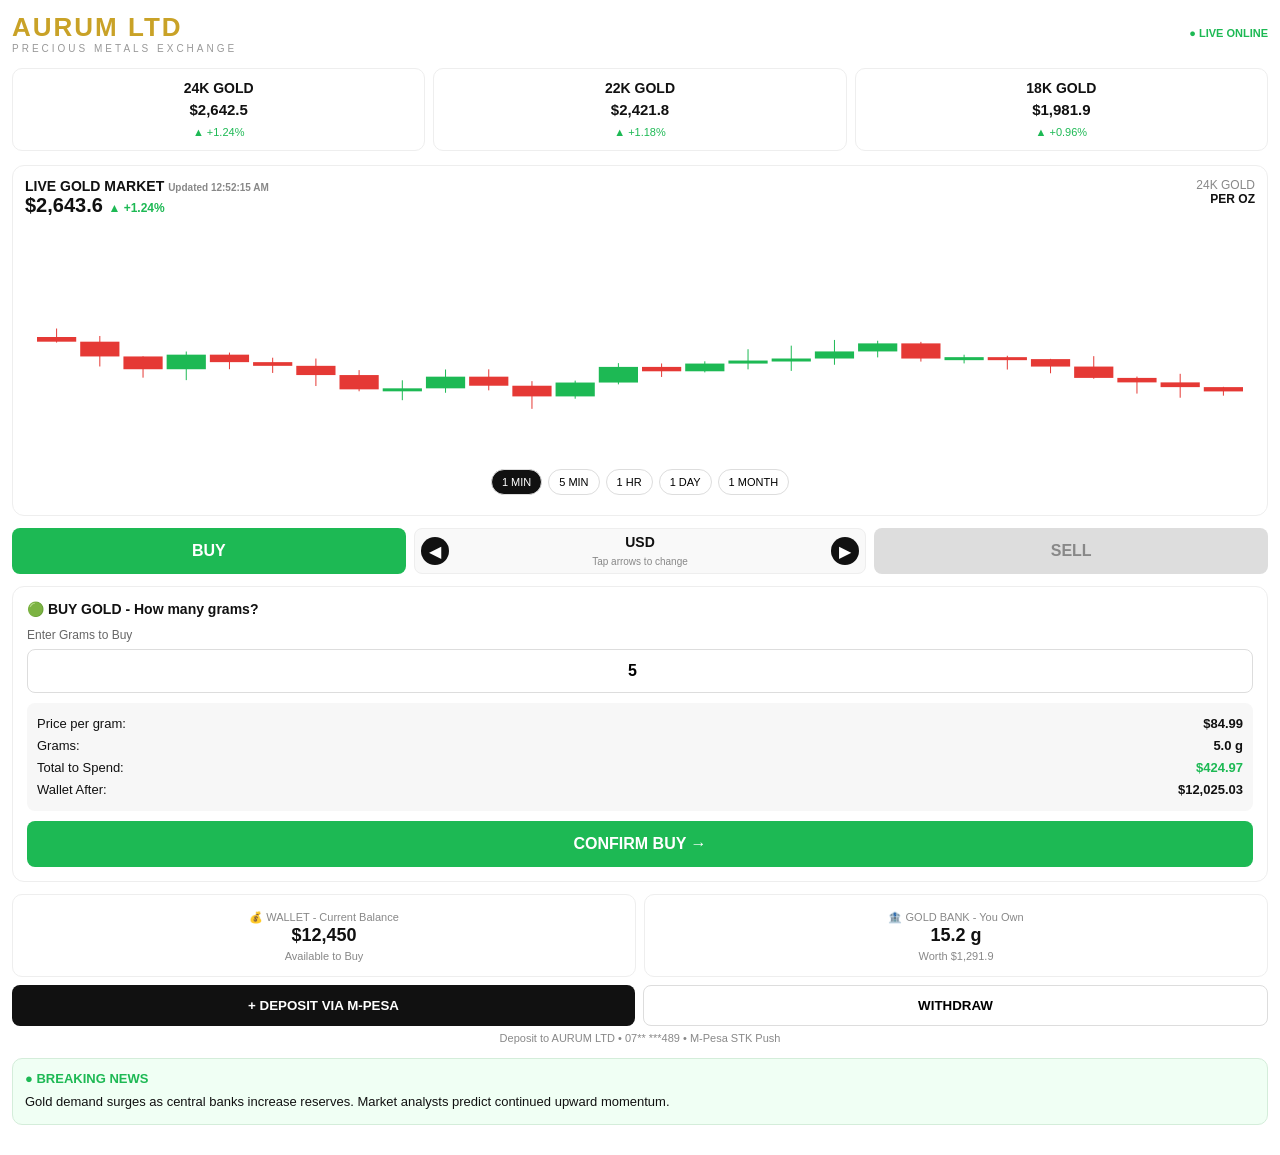
<file: index.html>
<!DOCTYPE html>
<html lang="en">
<head>
<meta charset="UTF-8">
<meta name="viewport" content="width=device-width, initial-scale=1.0">
<title>AURUM LTD</title>
<style>
*{margin:0;padding:0;box-sizing:border-box;font-family:Arial,sans-serif}
body{background:#fff;color:#111;padding:12px;padding-bottom:30px}
.top{display:flex;justify-content:space-between;align-items:center}
.logo{font-size:26px;font-weight:900;letter-spacing:2px;color:#c9a227}
.logo span{font-size:10px;display:block;letter-spacing:3px;color:#999;font-weight:400}
.live{font-size:11px;color:#1db954;font-weight:700}
.cards{display:flex;gap:8px;margin:14px 0}
.card{flex:1;border:1px solid #eee;border-radius:10px;padding:10px;text-align:center}
.card b{font-size:14px}
.card p{font-size:15px;font-weight:800;margin:4px 0}
.card span{font-size:11px;color:#1db954}
.market{border:1px solid #eee;border-radius:12px;padding:12px}
.m-head{display:flex;justify-content:space-between}
.m-head h3{font-size:14px}
.m-head p{font-size:20px;font-weight:900}
.m-head p span{font-size:12px;color:#1db954}
#chart{width:100%;height:220px;margin:10px 0}
.times{display:flex;gap:6px;justify-content:center;margin:8px 0}
.times button{border:1px solid #ddd;background:#fff;padding:6px 10px;border-radius:20px;font-size:11px;cursor:pointer}
.times button.active{background:#111;color:#fff}
.trade{display:flex;gap:8px;margin:12px 0;align-items:stretch}
.buy{flex:1;background:#1db954;color:#fff;border:none;padding:14px;border-radius:8px;font-weight:900;font-size:16px;cursor:pointer}
.buy.off,.sell.off{background:#ddd;color:#888}
.sell{flex:1;background:#e53935;color:#fff;border:none;padding:14px;border-radius:8px;font-weight:900;font-size:16px;cursor:pointer}
.curbar{flex:1.2;display:flex;align-items:center;justify-content:space-between;border:1px solid #eee;border-radius:8px;padding:0 6px;background:#f9f9f9}
.curbar button{border:none;background:#111;color:#fff;width:28px;height:28px;border-radius:50%;font-size:16px;cursor:pointer}
.curbar b{font-size:14px}
.panel{border:1px solid #eee;border-radius:12px;padding:14px;margin:10px 0;display:none}
.panel.show{display:block}
.panel h3{font-size:14px;margin-bottom:8px}
.panel label{font-size:12px;color:#666}
.panel input{width:100%;padding:12px;border:1px solid #ddd;border-radius:8px;margin:6px 0 10px;font-size:16px;font-weight:800;text-align:center}
.calc{background:#f7f7f7;border-radius:8px;padding:10px;font-size:13px;line-height:1.7}
.calc b{float:right}
.confirm{width:100%;border:none;padding:14px;border-radius:8px;font-weight:900;font-size:16px;color:#fff;cursor:pointer;margin-top:10px}
.confirm.buybtn{background:#1db954}
.confirm.sellbtn{background:#e53935}
.wallet{display:flex;gap:8px;margin-top:12px}
.wallet div{flex:1;border:1px solid #eee;border-radius:10px;padding:12px;text-align:center}
.wallet b{font-size:18px}
.wallet small{font-size:11px;color:#888}
.dep{display:flex;gap:8px;margin-top:8px}
.dep button{flex:1;padding:12px;border:none;border-radius:8px;font-weight:800;cursor:pointer}
.dep button:first-child{background:#111;color:#fff}
.dep button:last-child{background:#fff;border:1px solid #ddd}
.news{margin-top:14px;border:1px solid #d4edda;border-radius:10px;padding:12px;background:#f0fff4}
.news h4{color:#1db954;font-size:13px;margin-bottom:6px}
.news p{font-size:13px;line-height:1.5}
#msg{position:fixed;top:20px;left:50%;transform:translateX(-50%);background:#111;color:#fff;padding:12px 18px;border-radius:20px;font-size:13px;display:none;z-index:99;text-align:center;max-width:90%}
.modal{position:fixed;inset:0;background:rgba(0,0,0,.6);display:none;align-items:center;justify-content:center;z-index:100;padding:16px}
.modal.show{display:flex}
.mbox{background:#fff;border-radius:14px;padding:18px;width:100%;max-width:340px}
.mbox h3{margin-bottom:10px}
.mbox input{width:100%;padding:12px;border:1px solid #ddd;border-radius:8px;margin:6px 0;font-size:15px}
.mbox button{width:100%;padding:13px;border:none;border-radius:8px;background:#1db954;color:#fff;font-weight:900;margin-top:8px;cursor:pointer}
.mbox .close{background:#eee;color:#111}
</style>
</head>
<body>
<div id="msg"></div>
<div class="top"><div class="logo">AURUM LTD<span>PRECIOUS METALS EXCHANGE</span></div><div class="live">● LIVE ONLINE</div></div>
<div class="cards">
<div class="card"><b>24K GOLD</b><p id="p24">$2,642.50</p><span id="ch24">▲ +1.24%</span></div>
<div class="card"><b>22K GOLD</b><p id="p22">$2,421.80</p><span>▲ +1.18%</span></div>
<div class="card"><b>18K GOLD</b><p id="p18">$1,981.90</p><span>▲ +0.96%</span></div>
</div>
<div class="market">
<div class="m-head"><div><h3>LIVE GOLD MARKET <span style="font-size:10px;color:#888" id="lastUpdate">Updated just now</span></h3><p id="mainPrice">$2,642.50 <span>▲ +1.24%</span></p></div><div style="text-align:right;font-size:12px;color:#888">24K GOLD<br><b style="color:#111">PER OZ</b></div></div>
<canvas id="chart"></canvas>
<div class="times" id="times"><button class="active">1 MIN</button><button>5 MIN</button><button>1 HR</button><button>1 DAY</button><button>1 MONTH</button></div>
</div>

<div class="trade">
<button class="buy" id="buyBtn" onclick="selectMode('BUY')">BUY</button>
<div class="curbar"><button onclick="prevCur()">◀</button><div style="text-align:center"><b id="curLabel">USD</b><br><span style="font-size:10px;color:#888">Tap arrows to change</span></div><button onclick="nextCur()">▶</button></div>
<button class="sell" id="sellBtn" onclick="selectMode('SELL')">SELL</button>
</div>

<div class="panel" id="buyPanel">
<h3>🟢 BUY GOLD - How many grams?</h3>
<label>Enter Grams to Buy</label>
<input id="buyGrams" type="number" value="5" min="0.1" step="0.1" oninput="calcBuy()">
<div class="calc">Price per gram: <b id="buyPerGram">$84.95</b><br>Grams: <b id="buyGramsShow">5.0 g</b><br>Total to Spend: <b id="buyTotal" style="color:#1db954">$424.75</b><br>Wallet After: <b id="buyAfter">$12,025.25</b></div>
<button class="confirm buybtn" onclick="confirmBuy()">CONFIRM BUY →</button>
</div>

<div class="panel" id="sellPanel">
<h3>🔴 SELL GOLD - How many grams?</h3>
<label>Enter Grams to Sell (You own <span id="ownLabel">15.2 g</span>)</label>
<input id="sellGrams" type="number" value="5" min="0.1" step="0.1" oninput="calcSell()">
<div class="calc">Price per gram: <b id="sellPerGram">$84.95</b><br>Grams to Sell: <b id="sellGramsShow">5.0 g</b><br>You Will Receive: <b id="sellTotal" style="color:#e53935">$424.75</b><br>Gold Left After: <b id="sellAfter">10.2 g</b></div>
<button class="confirm sellbtn" onclick="confirmSell()">CONFIRM SELL →</button>
</div>

<div class="wallet">
<div><small>💰 WALLET - Current Balance</small><br><b id="wallet">$12,450</b><br><small>Available to Buy</small></div>
<div><small>🏦 GOLD BANK - You Own</small><br><b id="gold">15.2 g</b><br><small id="goldValue">Worth $1,291.24</small></div>
</div>

<div class="dep">
<button onclick="openDep()">+ DEPOSIT VIA M-PESA</button>
<button onclick="showMsg('Withdraw: Wasiliana na 07** ***489')">WITHDRAW</button>
</div>
<div style="text-align:center;font-size:11px;color:#888;margin-top:6px">Deposit to AURUM LTD • 07** ***489 • M-Pesa STK Push</div>

<div class="news"><h4>● BREAKING NEWS</h4><p id="newsText">Gold demand surges as central banks increase reserves. Market analysts predict continued upward momentum.</p></div>

<div class="modal" id="depModal"><div class="mbox">
<h3>Deposit via M-Pesa</h3>
<p style="font-size:12px;color:#666">Utalipia AURUM LTD • 07** ***489<br>Utaona STK Push kwa simu yako, weka PIN.</p>
<label>Amount</label><input id="depAmt" type="number" value="1000" placeholder="Amount">
<label>Your M-Pesa Number</label><input id="depPhone" type="tel" value="07" placeholder="07XXXXXXXX">
<button onclick="doDeposit()">SEND STK PUSH →</button>
<button class="close" onclick="closeDep()">Cancel</button>
</div></div>

<script>
let wallet=12450, goldG=15.2;
let curs=['USD','KES','EUR'], curIdx=0;
let rates={USD:1,KES:130,EUR:0.92}, syms={USD:'$',KES:'KSh ',EUR:'€'};
let pricePerOz=2642.50;
function cur(){return curs[curIdx]} function sym(){return syms[cur()]} function rate(){return rates[cur()]}
function perGram(){return (pricePerOz/31.1035)*rate()}
function fmt(n){return sym()+n.toLocaleString(undefined,{maximumFractionDigits:2})}
function showMsg(t){let m=document.getElementById('msg');m.innerText=t;m.style.display='block';setTimeout(()=>m.style.display='none',4000)}
function prevCur(){curIdx=(curIdx-1+curs.length)%curs.length;updateCur()}
function nextCur(){curIdx=(curIdx+1)%curs.length;updateCur()}
function updateCur(){document.getElementById('curLabel').innerText=cur();updateWallet();showMsg('Currency: '+cur())}
function selectMode(m){
  document.getElementById('buyBtn').classList.toggle('off',m!=='BUY');
  document.getElementById('sellBtn').classList.toggle('off',m!=='SELL');
  document.getElementById('buyPanel').classList.toggle('show',m==='BUY');
  document.getElementById('sellPanel').classList.toggle('show',m==='SELL');
  calcBuy();calcSell();
}
function calcBuy(){
  let g=parseFloat(document.getElementById('buyGrams').value)||0;
  let total=g*perGram();
  document.getElementById('buyPerGram').innerText=fmt(perGram());
  document.getElementById('buyGramsShow').innerText=g.toFixed(1)+' g';
  document.getElementById('buyTotal').innerText=fmt(total);
  document.getElementById('buyAfter').innerText=fmt(wallet-total);
}
function calcSell(){
  let g=parseFloat(document.getElementById('sellGrams').value)||0;
  let total=g*perGram();
  document.getElementById('sellPerGram').innerText=fmt(perGram());
  document.getElementById('sellGramsShow').innerText=g.toFixed(1)+' g';
  document.getElementById('sellTotal').innerText=fmt(total);
  document.getElementById('sellAfter').innerText=(goldG-g).toFixed(1)+' g';
  document.getElementById('ownLabel').innerText=goldG.toFixed(1)+' g';
}
function updateWallet(){
  document.getElementById('wallet').innerText=fmt(wallet);
  document.getElementById('gold').innerText=goldG.toFixed(1)+' g';
  document.getElementById('goldValue').innerText='Worth '+fmt(goldG*perGram());
  document.getElementById('mainPrice').innerHTML=fmt(pricePerOz)+' <span>▲ +1.24%</span>';
  document.getElementById('p24').innerText=fmt(2642.50);
  document.getElementById('p22').innerText=fmt(2421.80);
  document.getElementById('p18').innerText=fmt(1981.90);
  calcBuy();calcSell();
}
function confirmBuy(){
  let g=parseFloat(document.getElementById('buyGrams').value)||0;
  if(g<=0){showMsg('❌ Weka grams kwanza');return}
  let cost=g*perGram();
  if(cost>wallet){showMsg('❌ Pesa haitoshi! Wallet yako ni '+fmt(wallet)+'. Deposit kwanza.');return}
  wallet-=cost;goldG+=g;updateWallet();showMsg('✅ Umenunua '+g.toFixed(1)+'g Gold kwa '+fmt(cost));
}
function confirmSell(){
  let g=parseFloat(document.getElementById('sellGrams').value)||0;
  if(g<=0){showMsg('❌ Weka grams kwanza');return}
  if(g>goldG){showMsg('❌ Huna Gold ya kutosha! Unayo '+goldG.toFixed(1)+'g tu');return}
  let get=g*perGram();wallet+=get;goldG-=g;updateWallet();showMsg('✅ Umeuza '+g.toFixed(1)+'g Gold, umepata '+fmt(get)+' kwa Wallet');
}
function openDep(){document.getElementById('depModal').classList.add('show')}
function closeDep(){document.getElementById('depModal').classList.remove('show')}
function doDeposit(){
  let amt=parseFloat(document.getElementById('depAmt').value)||0;
  let phone=document.getElementById('depPhone').value.trim();
  if(amt<=0){showMsg('❌ Weka amount');return}
  if(phone.length<10){showMsg('❌ Weka namba sahihi ya M-Pesa');return}
  closeDep();
  showMsg('📱 STK Push imetumwa kwa '+phone+'... Weka PIN yako');
  setTimeout(()=>{
    wallet+=amt;updateWallet();
    showMsg('✅ Deposit ya '+fmt(amt)+' imeingia! Wallet yako sasa ni '+fmt(wallet));
  },4000);
}
// LIVE PRICE - updates every 60 seconds
async function fetchLivePrice(){
  try{
    // Try real gold price API - if it fails, use realistic simulation
    // To make it 100% real, replace YOUR_API_KEY below with goldapi.io key
    let res=await fetch('https://www.goldapi.io/api/XAU/USD',{headers:{'x-access-token':'YOUR_API_KEY','Content-Type':'application/json'}});
    if(res.ok){ let d=await res.json(); if(d.price){ pricePerOz=d.price; } }
    else throw new Error('no api');
  }catch(e){
    // Realistic movement: small change every minute like real market
    let change=(Math.random()*12-6);
    pricePerOz=Math.max(2600, pricePerOz+change);
  }
  document.getElementById('lastUpdate').innerText='Updated '+new Date().toLocaleTimeString();
  updateWallet(); draw();
}
setInterval(fetchLivePrice, 60000);
fetchLivePrice();

// Chart
const c=document.getElementById('chart'),ctx=c.getContext('2d');
function draw(){
  c.width=c.offsetWidth;c.height=220;ctx.clearRect(0,0,c.width,c.height);
  let price=pricePerOz,x=10;const step=(c.width-20)/28;
  for(let i=0;i<28;i++){
    let open=price,close=price+(Math.random()*14-7);
    let high=Math.max(open,close)+Math.random()*6,low=Math.min(open,close)-Math.random()*6;
    let y=(v)=>200-((v-(pricePerOz-40))/80)*180;
    ctx.strokeStyle=close>=open?'#1db954':'#e53935';ctx.fillStyle=close>=open?'#1db954':'#e53935';
    ctx.beginPath();ctx.moveTo(x+step/2,y(high));ctx.lineTo(x+step/2,y(low));ctx.stroke();
    ctx.fillRect(x+2,y(Math.max(open,close)),step-4,Math.max(3,Math.abs(y(open)-y(close))));
    price=close;x+=step;
  }
}
draw();
document.querySelectorAll('#times button').forEach(b=>{b.onclick=()=>{document.querySelectorAll('#times button').forEach(x=>x.classList.remove('active'));b.classList.add('active');draw()}});
selectMode('BUY');updateWallet();
</script>
</body>
</html>
</file>
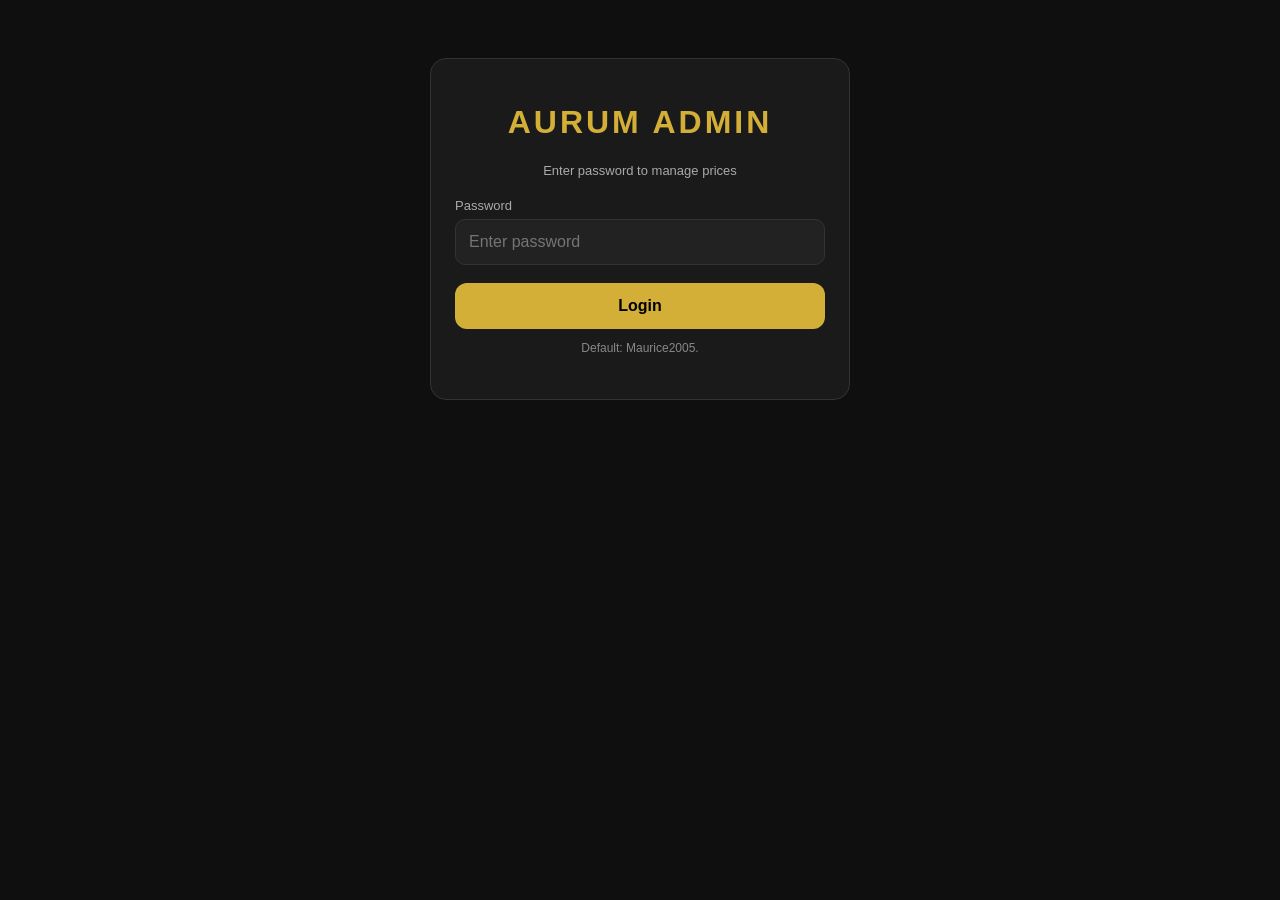
<file: admin.html>
<!DOCTYPE html>
<html lang="en">
<head>
<meta charset="UTF-8">
<meta name="viewport" content="width=device-width, initial-scale=1.0">
<title>AURUM Admin</title>
<style>
*{box-sizing:border-box;font-family:Arial,sans-serif}
body{background:#0f0f0f;color:#fff;padding:20px;display:flex;justify-content:center}
.card{background:#1a1a1a;border:1px solid #333;border-radius:16px;width:100%;max-width:420px;padding:24px;margin-top:30px}
h1{text-align:center;color:#d4af37;letter-spacing:3px}
p{ text-align:center;color:#aaa;font-size:13px;margin:8px 0 20px}
label{display:block;color:#aaa;font-size:13px;margin:14px 0 6px}
input{width:100%;padding:13px;border-radius:10px;border:1px solid #333;background:#222;color:#fff;font-size:16px;outline:none}
button{width:100%;padding:14px;border:none;border-radius:12px;background:#d4af37;font-weight:bold;font-size:16px;cursor:pointer;margin-top:18px}
.back{display:block;text-align:center;color:#d4af37;margin-top:16px;text-decoration:none;font-weight:bold}
.hidden{display:none}
.note{font-size:12px;color:#888;text-align:center;margin-top:12px}
</style>
</head>
<body>
<div class="card">
<h1>AURUM ADMIN</h1>

<div id="loginBox">
<p>Enter password to manage prices</p>
<label>Password</label>
<input type="password" id="pass" placeholder="Enter password">
<button onclick="login()">Login</button>
<p class="note">Default: Maurice2005.</p>
</div>

<div id="adminBox" class="hidden">
<p>Update Gold Prices - Per Troy Ounce (USD)</p>
<label>24K Price (per oz) $</label>
<input type="number" id="p24" step="0.01">
<label>22K Price (per oz) $</label>
<input type="number" id="p22" step="0.01">
<label>18K Price (per oz) $</label>
<input type="number" id="p18" step="0.01">
<button onclick="save()">Save Prices</button>
<p id="msg" style="color:#4ade80;text-align:center;margin-top:12px"></p>
<a class="back" href="index.html">← Back to Store</a>
</div>

</div>
<script>
function login(){
  let p = document.getElementById('pass').value;
  if(p === 'Maurice2005.'){
    document.getElementById('loginBox').classList.add('hidden');
    document.getElementById('adminBox').classList.remove('hidden');
    load();
  } else {
    alert('Wrong password');
  }
}
function load(){
  let s = JSON.parse(localStorage.getItem('aurum_prices') || '{}');
  document.getElementById('p24').value = s.p24 || 2642.50;
  document.getElementById('p22').value = s.p22 || 2422.00;
  document.getElementById('p18').value = s.p18 || 1982.00;
}
function save(){
  let data = {
    p24: document.getElementById('p24').value,
    p22: document.getElementById('p22').value,
    p18: document.getElementById('p18').value
  };
  localStorage.setItem('aurum_prices', JSON.stringify(data));
  document.getElementById('msg').innerText = 'Saved! Go to Store to see new prices.';
}
</script>
</body>
</html>
</file>
